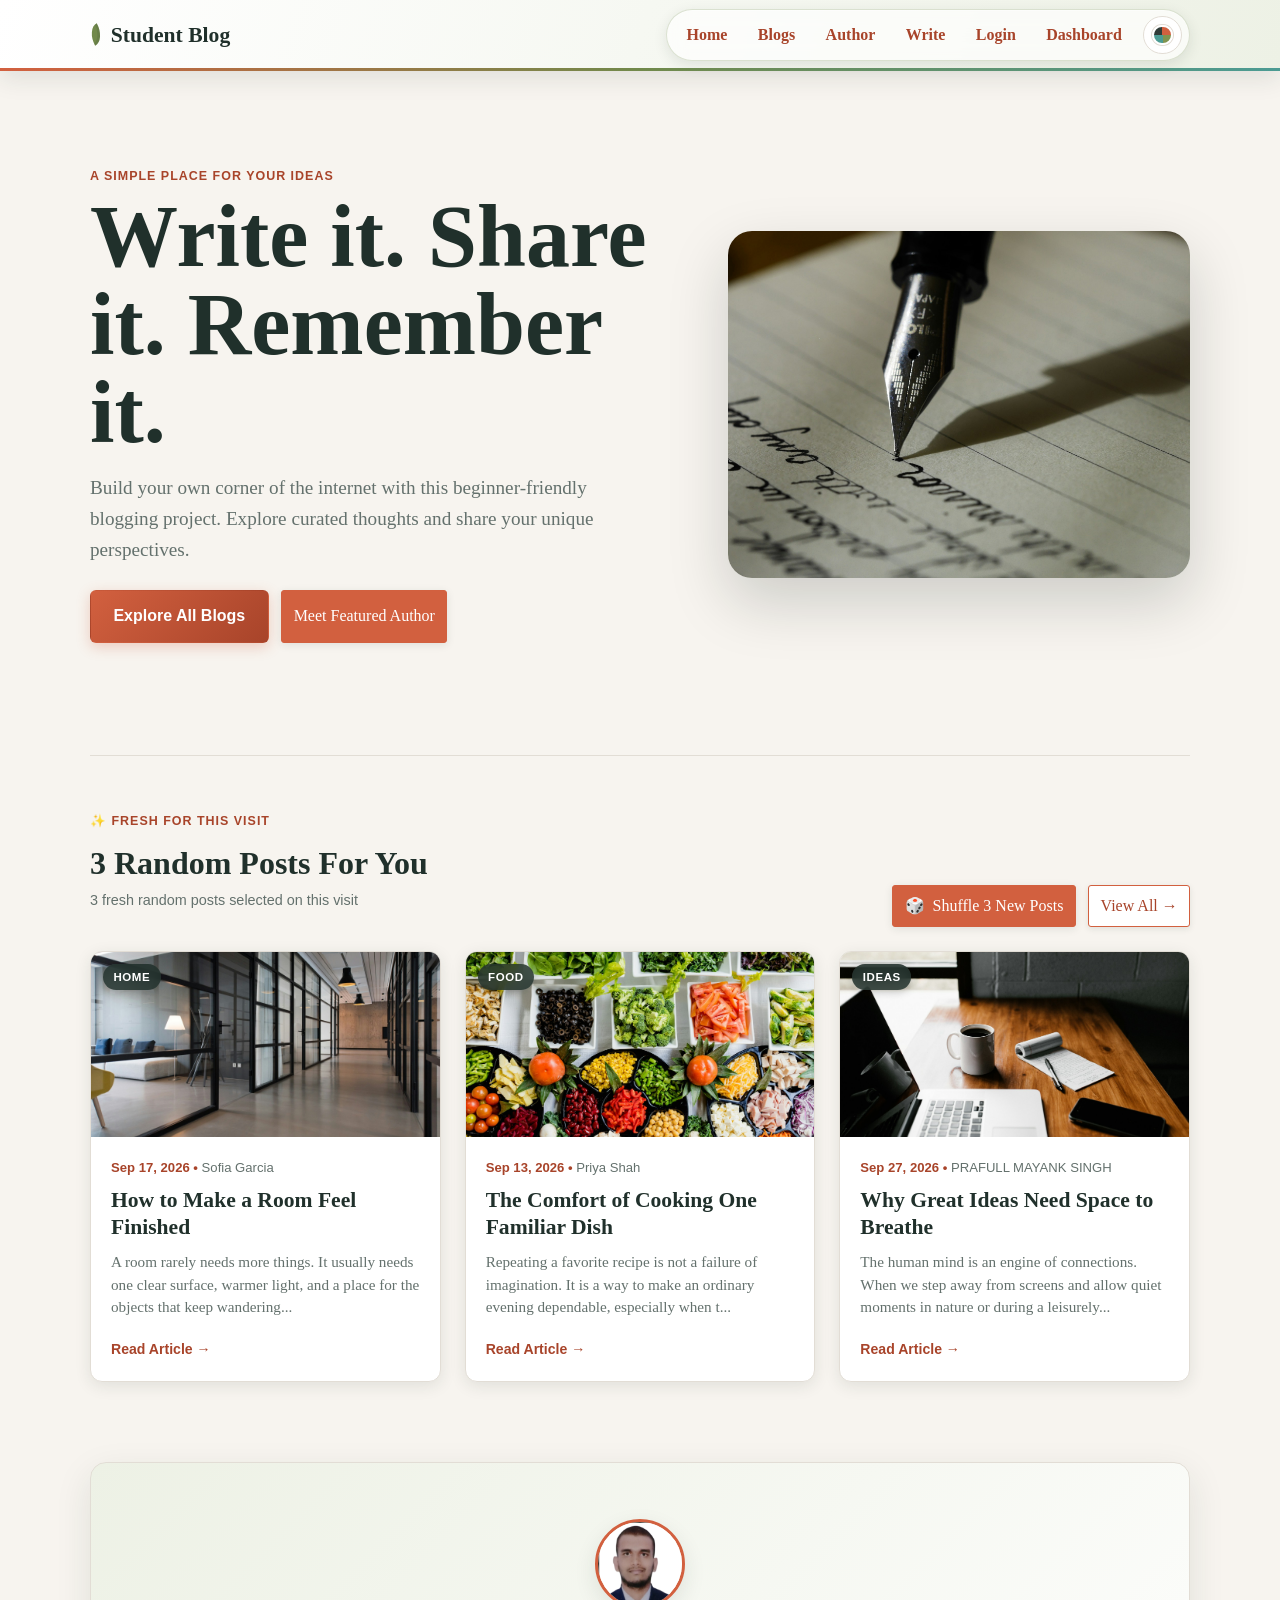
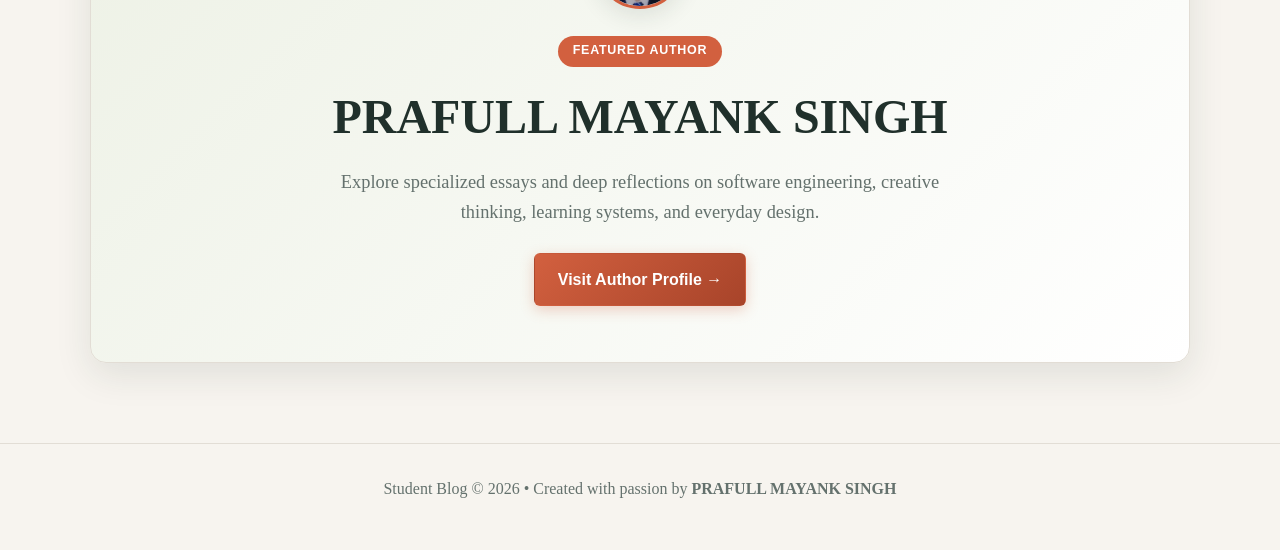
<file: public/index.html>
<!DOCTYPE html>
<html lang="en">

<head>
    <meta charset="UTF-8">
    <meta name="viewport" content="width=device-width, initial-scale=1.0">
    <title>Student Blog | Discover Ideas & Articles</title>
    <link rel="stylesheet" href="css/style.css?v=3">
    <script type="module" src="js/theme.js?v=3" defer></script>
    <script type="module" src="js/home.js?v=3" defer></script>
</head>

<body>
    <header class="site-header">
        <nav class="navigation container" aria-label="Main navigation">
            <a class="logo" href="index.html">Student Blog</a>
            <div class="nav-actions">
                <a class="nav-link active" href="index.html">Home</a>
                <a class="nav-link" href="blogs.html">Blogs</a>
                <a class="nav-link" href="author.html">Author</a>
                <a class="nav-link" href="add-blog.html">Write</a>
                <a class="nav-link" href="login.html">Login</a>
                <a class="nav-link" href="dashboard.html">Dashboard</a>
                <div class="theme-picker">
                    <button id="theme-toggle" class="theme-button" type="button" aria-label="Choose colour theme"
                        title="Choose colour theme" aria-haspopup="true" aria-expanded="false"
                        aria-controls="theme-options">
                        <span class="theme-wheel" aria-hidden="true"></span>
                    </button>
                    <div id="theme-options" class="theme-options" role="group" aria-label="Colour themes" hidden>
                        <p class="theme-options-label">Colour theme</p>
                        <button class="theme-choice" type="button" data-theme-choice="paper" aria-label="Paper theme"
                            aria-pressed="false"><span class="theme-swatch swatch-paper"
                                aria-hidden="true"></span>Paper</button>
                        <button class="theme-choice" type="button" data-theme-choice="grove" aria-label="Grove theme"
                            aria-pressed="false"><span class="theme-swatch swatch-grove"
                                aria-hidden="true"></span>Grove</button>
                        <button class="theme-choice" type="button" data-theme-choice="tide" aria-label="Tide theme"
                            aria-pressed="false"><span class="theme-swatch swatch-tide"
                                aria-hidden="true"></span>Tide</button>
                        <button class="theme-choice" type="button" data-theme-choice="night" aria-label="Night theme"
                            aria-pressed="false"><span class="theme-swatch swatch-night"
                                aria-hidden="true"></span>Night</button>
                    </div>
                </div>
            </div>
        </nav>
    </header>

    <main>
        <!-- Hero Section -->
        <section class="hero container">
            <div class="hero-layout">
                <div class="hero-copy">
                    <p class="eyebrow">A simple place for your ideas</p>
                    <h1>Write it. Share it. Remember it.</h1>
                    <p class="hero-text">Build your own corner of the internet with this beginner-friendly blogging
                        project. Explore curated thoughts and share your unique perspectives.</p>
                    <div class="hero-buttons">
                        <a class="primary-button" href="blogs.html">Explore All Blogs</a>
                        <a class="secondary-button" href="author.html">Meet Featured Author</a>
                    </div>
                </div>
                <div class="hero-visual">
                    <img src="images/creativity.jpg"
                        alt="Hands writing in a notebook" />
                </div>
            </div>
        </section>

        <!-- 3 Random Posts Section -->
        <section class="featured-random-section container" id="random-picks" aria-labelledby="random-picks-title">
            <div class="section-heading">
                <div>
                    <p class="eyebrow">✨ Fresh For This Visit</p>
                    <h2 id="random-picks-title">3 Random Posts For You</h2>
                    <p id="random-status-message" class="message" role="status">Shuffled every time you open or refresh the page</p>
                </div>
                <div class="random-section-actions">
                    <button id="shuffle-posts-btn" class="secondary-button shuffle-button" type="button" title="Shuffle another 3 random posts">
                        <span class="shuffle-icon" aria-hidden="true">🎲</span> Shuffle 3 New Posts
                    </button>
                    <a class="small-button" href="blogs.html">View All &rarr;</a>
                </div>
            </div>
            <div id="random-posts-grid" class="posts-grid" aria-live="polite">
                <!-- 3 random posts are injected dynamically on every page load and refresh -->
            </div>
        </section>

        <!-- Author Spotlight Banner -->
        <section class="author-spotlight-banner container">
            <div class="spotlight-card">
                <div class="spotlight-avatar-wrap">
                    <img class="spotlight-avatar" src="images/author-prafull.jpg" alt="PRAFULL MAYANK SINGH" />
                </div>
                <div class="spotlight-content">
                    <div class="spotlight-badge">Featured Author</div>
                    <h2>PRAFULL MAYANK SINGH</h2>
                    <p>Explore specialized essays and deep reflections on software engineering, creative thinking, learning systems, and everyday design.</p>
                    <a class="primary-button" href="author.html">Visit Author Profile &rarr;</a>
                </div>
            </div>
        </section>
    </main>

    <footer class="site-footer">
        <p>Student Blog &copy; 2026 &bull; Created with passion by <strong>PRAFULL MAYANK SINGH</strong></p>
    </footer>
</body>

</html>
</file>
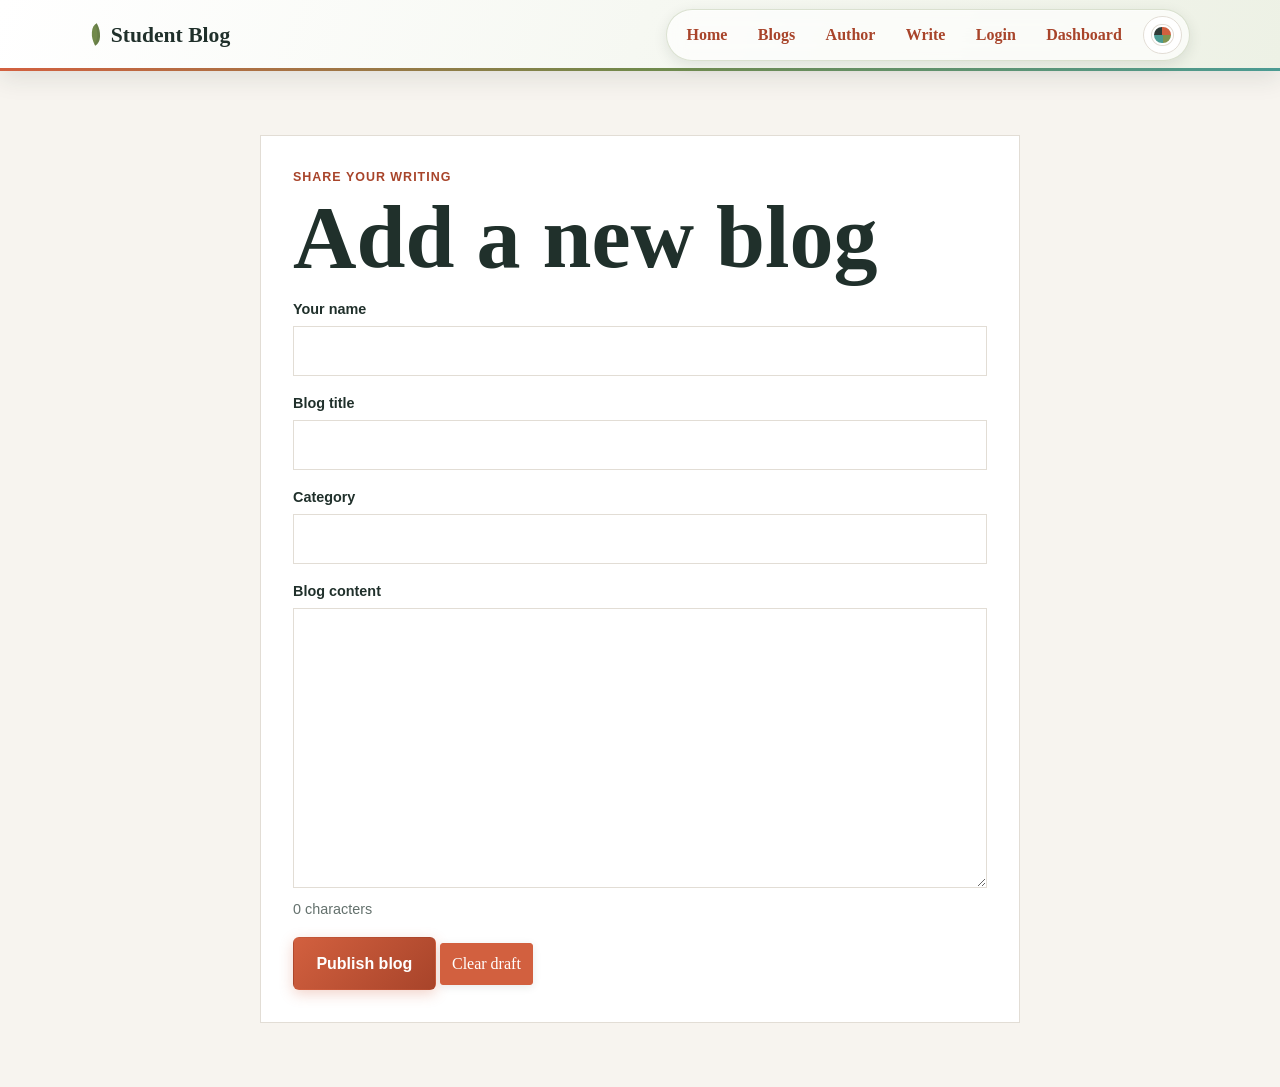
<file: public/add-blog.html>
<!DOCTYPE html>
<html lang="en">

<head>
    <meta charset="UTF-8">
    <meta name="viewport" content="width=device-width, initial-scale=1.0">
    <title>Add Blog | Student Blog</title>
    <link rel="stylesheet" href="css/style.css?v=3">
    <script type="module" src="js/theme.js?v=2" defer></script>
    <script type="module" src="js/add-blog.js" defer></script>
</head>

<body>
    <header class="site-header">
        <nav class="navigation container" aria-label="Main navigation">
            <a class="logo" href="index.html">Student Blog</a>
            <div class="nav-actions">
                <a class="nav-link" href="index.html">Home</a>
                <a class="nav-link" href="blogs.html">Blogs</a>
                <a class="nav-link" href="author.html">Author</a>
                <a class="nav-link active" href="add-blog.html">Write</a>
                <a class="nav-link" href="login.html">Login</a>
                <a class="nav-link" href="dashboard.html">Dashboard</a>
                <div class="theme-picker">
                    <button id="theme-toggle" class="theme-button" type="button" aria-label="Choose colour theme"
                        title="Choose colour theme" aria-haspopup="true" aria-expanded="false"
                        aria-controls="theme-options">
                        <span class="theme-wheel" aria-hidden="true"></span>
                    </button>
                    <div id="theme-options" class="theme-options" role="group" aria-label="Colour themes" hidden>
                        <p class="theme-options-label">Colour theme</p>
                        <button class="theme-choice" type="button" data-theme-choice="paper" aria-label="Paper theme"
                            aria-pressed="false"><span class="theme-swatch swatch-paper"
                                aria-hidden="true"></span>Paper</button>
                        <button class="theme-choice" type="button" data-theme-choice="grove" aria-label="Grove theme"
                            aria-pressed="false"><span class="theme-swatch swatch-grove"
                                aria-hidden="true"></span>Grove</button>
                        <button class="theme-choice" type="button" data-theme-choice="tide" aria-label="Tide theme"
                            aria-pressed="false"><span class="theme-swatch swatch-tide"
                                aria-hidden="true"></span>Tide</button>
                        <button class="theme-choice" type="button" data-theme-choice="night" aria-label="Night theme"
                            aria-pressed="false"><span class="theme-swatch swatch-night"
                                aria-hidden="true"></span>Night</button>
                    </div>
                </div>
            </div>
        </nav>
    </header>

    <main class="form-page container">
        <section class="form-panel wide-panel">
            <p class="eyebrow">Share your writing</p>
            <h1 id="editor-title">Add a new blog</h1>
            <p id="editor-message" class="message" role="status"></p>
            <form id="post-form">
                <div class="form-group">
                    <label for="post-author">Your name</label>
                    <input id="post-author" name="author" required>
                </div>
                <div class="form-group">
                    <label for="post-title">Blog title</label>
                    <input id="post-title" name="title" required>
                </div>
                <div class="form-group">
                    <label for="post-category">Category</label>
                    <input id="post-category" name="category" required>
                </div>
                <div class="form-group">
                    <label for="post-content">Blog content</label>
                    <textarea id="post-content" name="content" rows="10" required></textarea>
                    <small id="character-count" class="message">0 characters</small>
                </div>
                <button id="save-post" class="primary-button" type="submit">Publish blog</button>
                <button id="clear-draft" class="secondary-button" type="button">Clear draft</button>
            </form>
        </section>
    </main>
</body>

</html>
</file>
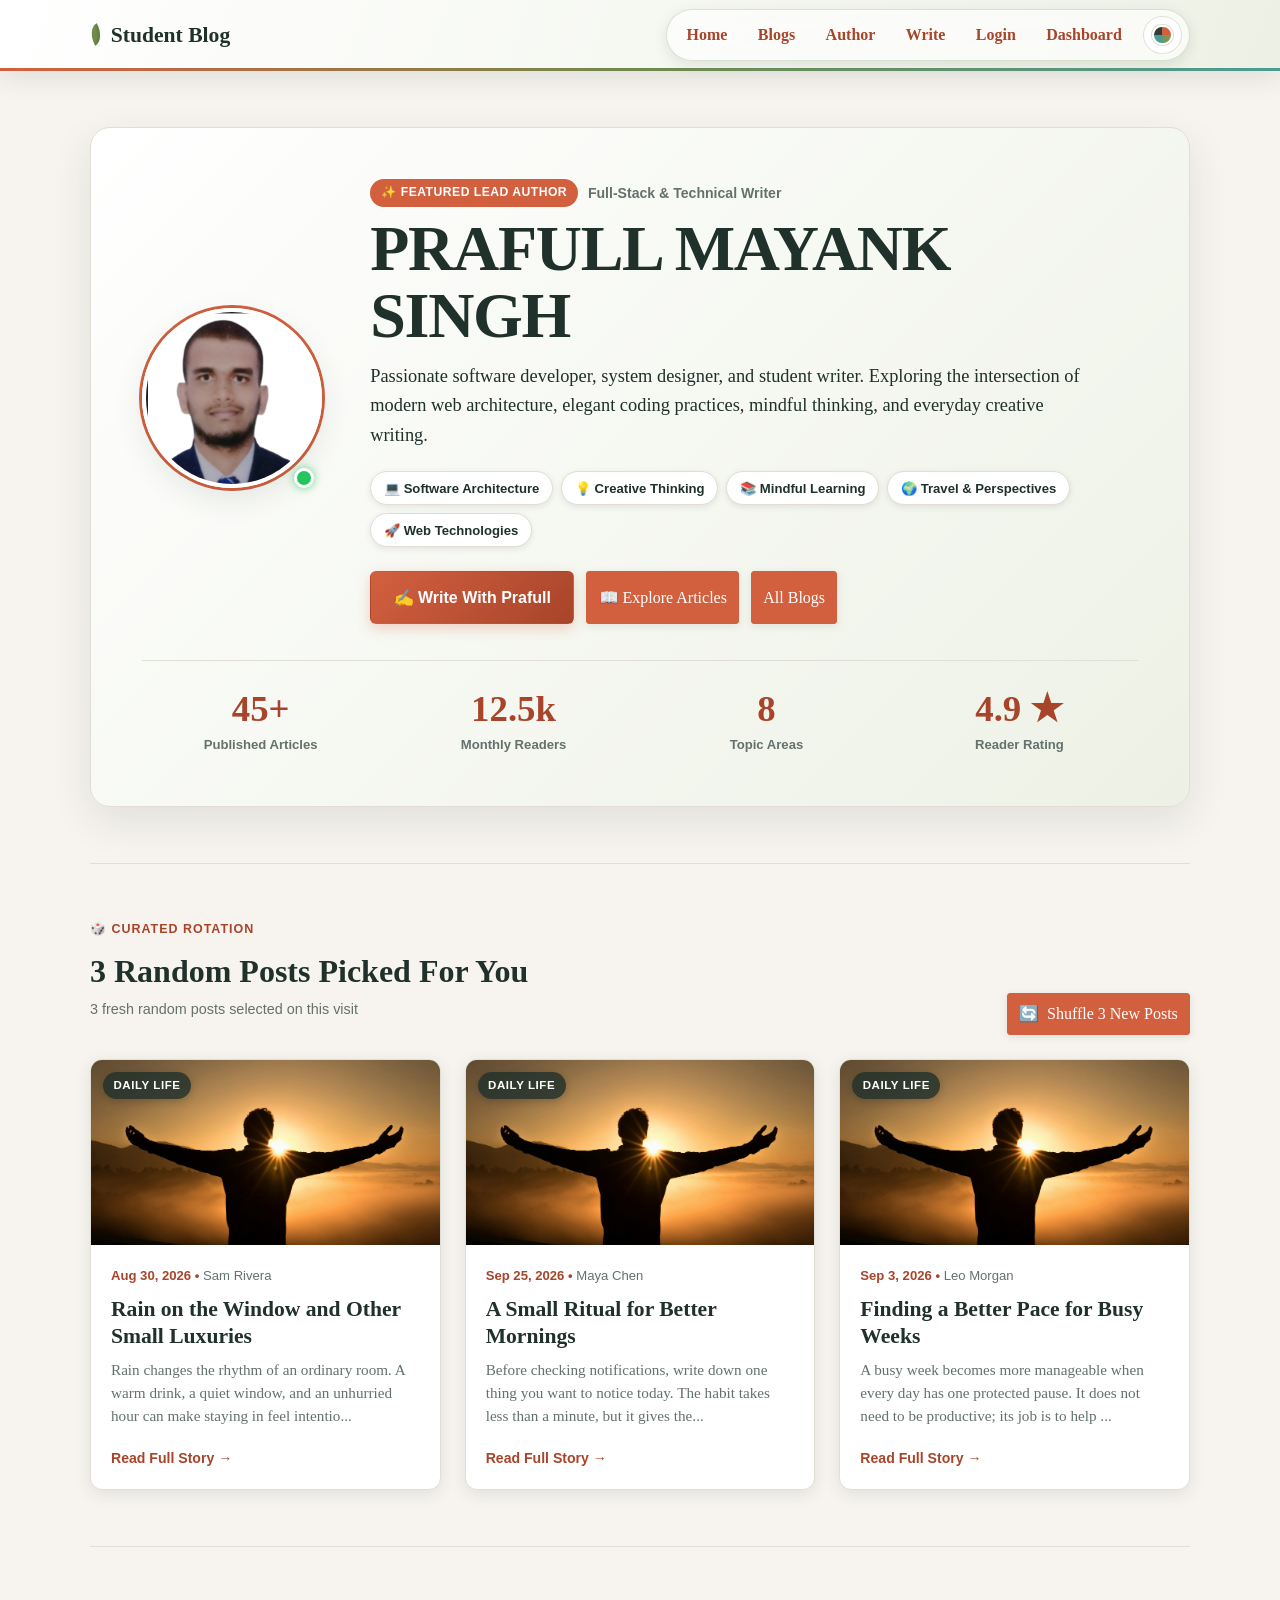
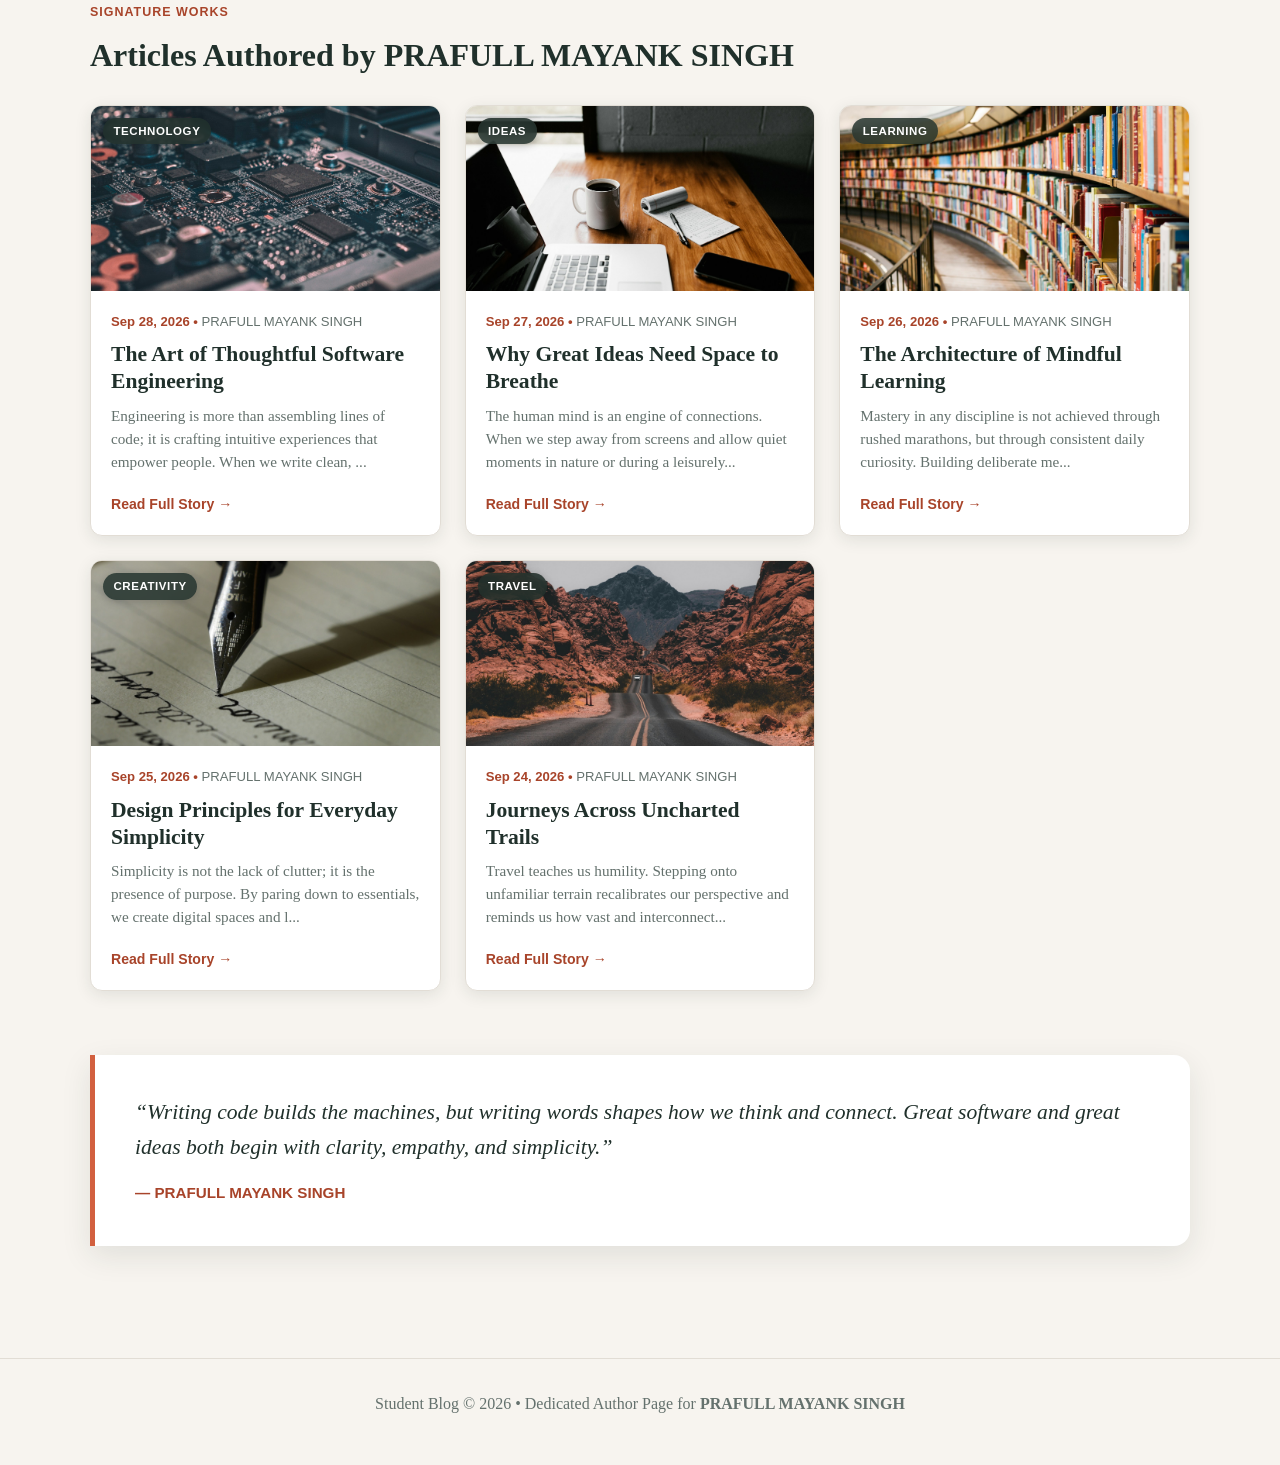
<file: public/author.html>
<!DOCTYPE html>
<html lang="en">

<head>
    <meta charset="UTF-8">
    <meta name="viewport" content="width=device-width, initial-scale=1.0">
    <title>PRAFULL MAYANK SINGH | Author & Innovator | Student Blog</title>
    <link rel="stylesheet" href="css/style.css?v=3">
    <script type="module" src="js/theme.js?v=3" defer></script>
    <script type="module" src="js/author.js?v=3" defer></script>
</head>

<body>
    <header class="site-header">
        <nav class="navigation container" aria-label="Main navigation">
            <a class="logo" href="index.html">Student Blog</a>
            <div class="nav-actions">
                <a class="nav-link" href="index.html">Home</a>
                <a class="nav-link" href="blogs.html">Blogs</a>
                <a class="nav-link active" href="author.html">Author</a>
                <a class="nav-link" href="add-blog.html">Write</a>
                <a class="nav-link" href="login.html">Login</a>
                <a class="nav-link" href="dashboard.html">Dashboard</a>
                <div class="theme-picker">
                    <button id="theme-toggle" class="theme-button" type="button" aria-label="Choose colour theme"
                        title="Choose colour theme" aria-haspopup="true" aria-expanded="false"
                        aria-controls="theme-options">
                        <span class="theme-wheel" aria-hidden="true"></span>
                    </button>
                    <div id="theme-options" class="theme-options" role="group" aria-label="Colour themes" hidden>
                        <p class="theme-options-label">Colour theme</p>
                        <button class="theme-choice" type="button" data-theme-choice="paper" aria-label="Paper theme"
                            aria-pressed="false"><span class="theme-swatch swatch-paper"
                                aria-hidden="true"></span>Paper</button>
                        <button class="theme-choice" type="button" data-theme-choice="grove" aria-label="Grove theme"
                            aria-pressed="false"><span class="theme-swatch swatch-grove"
                                aria-hidden="true"></span>Grove</button>
                        <button class="theme-choice" type="button" data-theme-choice="tide" aria-label="Tide theme"
                            aria-pressed="false"><span class="theme-swatch swatch-tide"
                                aria-hidden="true"></span>Tide</button>
                        <button class="theme-choice" type="button" data-theme-choice="night" aria-label="Night theme"
                            aria-pressed="false"><span class="theme-swatch swatch-night"
                                aria-hidden="true"></span>Night</button>
                    </div>
                </div>
            </div>
        </nav>
    </header>

    <main class="container author-page">
        <!-- Author Profile Header -->
        <section class="author-hero-card">
            <div class="author-hero-main">
                <div class="author-avatar-wrap">
                    <img class="author-avatar" src="images/author-prafull.jpg" alt="PRAFULL MAYANK SINGH" />
                    <span class="status-indicator" title="Active Author"></span>
                </div>
                <div class="author-hero-info">
                    <div class="author-tags-row">
                        <span class="author-badge">✨ Featured Lead Author</span>
                        <span class="author-badge-sub">Full-Stack &amp; Technical Writer</span>
                    </div>
                    <h1 class="author-name-title">PRAFULL MAYANK SINGH</h1>
                    <p class="author-bio">
                        Passionate software developer, system designer, and student writer. Exploring the intersection of modern web architecture, elegant coding practices, mindful thinking, and everyday creative writing.
                    </p>
                    
                    <div class="author-topic-chips">
                        <span class="topic-chip">💻 Software Architecture</span>
                        <span class="topic-chip">💡 Creative Thinking</span>
                        <span class="topic-chip">📚 Mindful Learning</span>
                        <span class="topic-chip">🌍 Travel &amp; Perspectives</span>
                        <span class="topic-chip">🚀 Web Technologies</span>
                    </div>

                    <div class="author-actions">
                        <a class="primary-button" href="add-blog.html">✍️ Write With Prafull</a>
                        <a class="secondary-button" href="#author-works">📖 Explore Articles</a>
                        <a class="secondary-button" href="blogs.html">All Blogs</a>
                    </div>
                </div>
            </div>

            <!-- Author Metrics -->
            <div class="author-stats-bar">
                <div class="stat-item">
                    <span class="stat-number">45+</span>
                    <span class="stat-label">Published Articles</span>
                </div>
                <div class="stat-divider"></div>
                <div class="stat-item">
                    <span class="stat-number">12.5k</span>
                    <span class="stat-label">Monthly Readers</span>
                </div>
                <div class="stat-divider"></div>
                <div class="stat-item">
                    <span class="stat-number">8</span>
                    <span class="stat-label">Topic Areas</span>
                </div>
                <div class="stat-divider"></div>
                <div class="stat-item">
                    <span class="stat-number">4.9 ★</span>
                    <span class="stat-label">Reader Rating</span>
                </div>
            </div>
        </section>

        <!-- Dynamic 3 Random Posts Section -->
        <section class="author-posts-section" aria-labelledby="author-posts-title">
            <div class="section-heading">
                <div>
                    <p class="eyebrow">🎲 Curated Rotation</p>
                    <h2 id="author-posts-title">3 Random Posts Picked For You</h2>
                    <p id="author-message" class="message" role="status">3 fresh random posts selected for this visit</p>
                </div>
                <div class="author-shuffle-control">
                    <button id="author-shuffle-btn" class="secondary-button shuffle-button" type="button" title="Shuffle another 3 random posts">
                        <span class="shuffle-icon" aria-hidden="true">🔄</span> Shuffle 3 New Posts
                    </button>
                </div>
            </div>
            <div id="author-posts-grid" class="posts-grid" aria-live="polite">
                <!-- 3 random posts loaded on every visit/refresh -->
            </div>
        </section>

        <!-- Articles Written By Prafull Mayank Singh -->
        <section class="author-works-section" id="author-works">
            <div class="section-heading">
                <div>
                    <p class="eyebrow">Signature Works</p>
                    <h2>Articles Authored by PRAFULL MAYANK SINGH</h2>
                </div>
            </div>
            <div id="prafull-articles-grid" class="posts-grid">
                <!-- Injected via author.js -->
            </div>
        </section>

        <!-- Author Quote Block -->
        <section class="author-quote-card">
            <blockquote>
                &ldquo;Writing code builds the machines, but writing words shapes how we think and connect. Great software and great ideas both begin with clarity, empathy, and simplicity.&rdquo;
            </blockquote>
            <cite>&mdash; PRAFULL MAYANK SINGH</cite>
        </section>
    </main>

    <footer class="site-footer">
        <p>Student Blog &copy; 2026 &bull; Dedicated Author Page for <strong>PRAFULL MAYANK SINGH</strong></p>
    </footer>
</body>

</html>
</file>
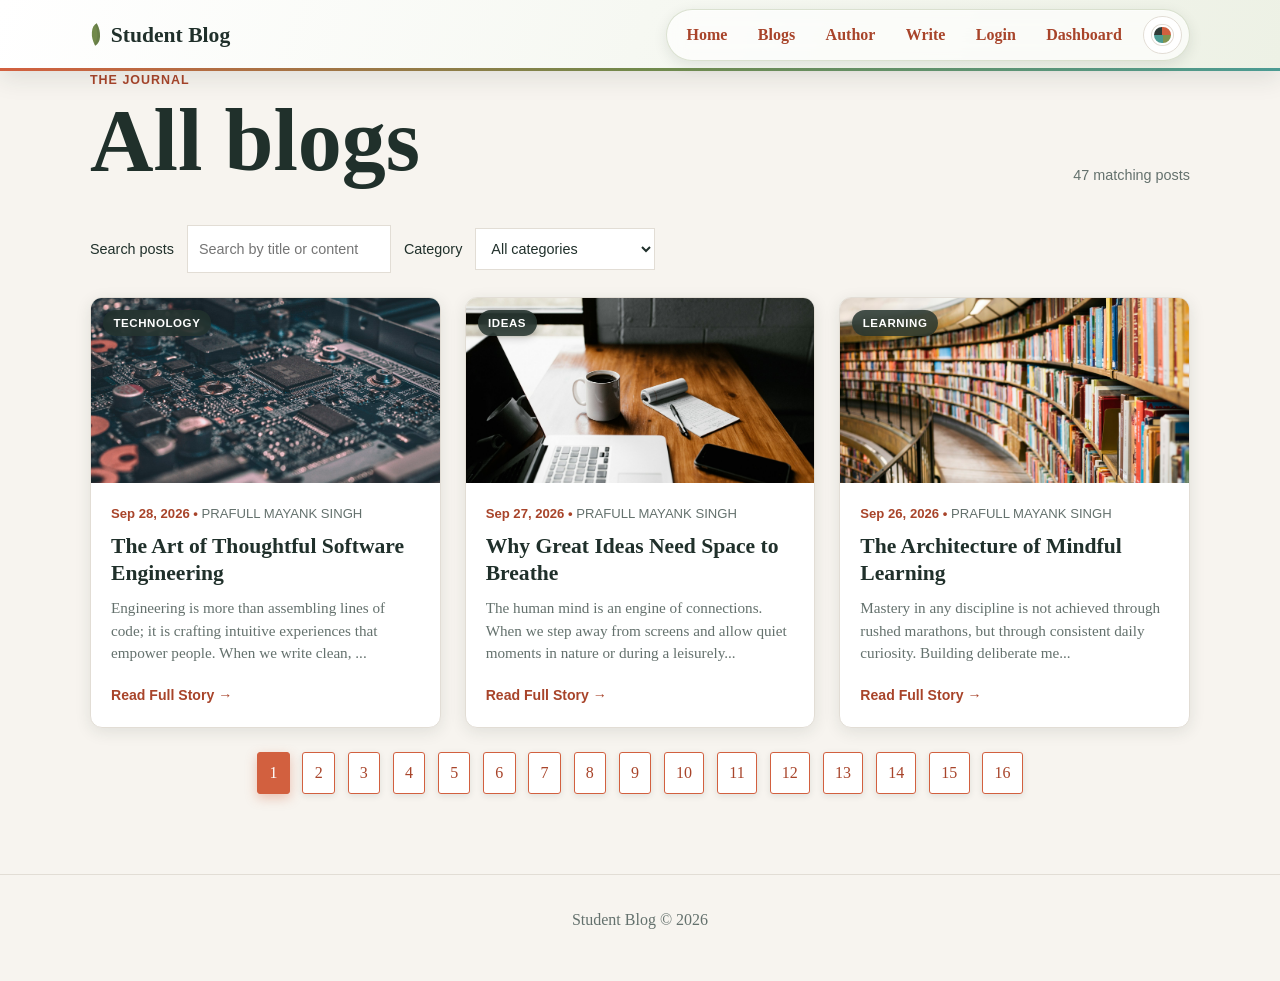
<file: public/blogs.html>
<!DOCTYPE html>
<html lang="en">

<head>
    <meta charset="UTF-8">
    <meta name="viewport" content="width=device-width, initial-scale=1.0">
    <title>Blogs | Student Blog</title>
    <link rel="stylesheet" href="css/style.css?v=3">
    <script type="module" src="js/theme.js?v=3" defer></script>
    <script type="module" src="js/app.js?v=5" defer></script>
</head>

<body>
    <header class="site-header">
        <nav class="navigation container" aria-label="Main navigation">
            <a class="logo" href="index.html">Student Blog</a>
            <div class="nav-actions">
                <a class="nav-link" href="index.html">Home</a>
                <a class="nav-link" href="blogs.html">Blogs</a>
                <a class="nav-link" href="author.html">Author</a>
                <a class="nav-link" href="add-blog.html">Write</a>
                <a class="nav-link" href="login.html">Login</a>
                <a class="nav-link" href="dashboard.html">Dashboard</a>
                <div class="theme-picker">
                    <button id="theme-toggle" class="theme-button" type="button" aria-label="Choose colour theme"
                        title="Choose colour theme" aria-haspopup="true" aria-expanded="false"
                        aria-controls="theme-options">
                        <span class="theme-wheel" aria-hidden="true"></span>
                    </button>
                    <div id="theme-options" class="theme-options" role="group" aria-label="Colour themes" hidden>
                        <p class="theme-options-label">Colour theme</p>
                        <button class="theme-choice" type="button" data-theme-choice="paper" aria-label="Paper theme"
                            aria-pressed="false"><span class="theme-swatch swatch-paper"
                                aria-hidden="true"></span>Paper</button>
                        <button class="theme-choice" type="button" data-theme-choice="grove" aria-label="Grove theme"
                            aria-pressed="false"><span class="theme-swatch swatch-grove"
                                aria-hidden="true"></span>Grove</button>
                        <button class="theme-choice" type="button" data-theme-choice="tide" aria-label="Tide theme"
                            aria-pressed="false"><span class="theme-swatch swatch-tide"
                                aria-hidden="true"></span>Tide</button>
                        <button class="theme-choice" type="button" data-theme-choice="night" aria-label="Night theme"
                            aria-pressed="false"><span class="theme-swatch swatch-night"
                                aria-hidden="true"></span>Night</button>
                    </div>
                </div>
            </div>
        </nav>
    </header>

    <main>
        <section class="posts-section container" id="posts">
            <div class="section-heading">
                <div>
                    <p class="eyebrow">The journal</p>
                    <h1>All blogs</h1>
                </div>
                <p id="message" class="message" role="status"></p>
            </div>
            <div class="post-tools">
                <label for="search-posts">Search posts</label>
                <input id="search-posts" type="search" placeholder="Search by title or content">
                <label for="category-filter">Category</label>
                <select id="category-filter">
                    <option value="all">All categories</option>
                </select>
            </div>
            <div id="posts-grid" class="posts-grid" aria-live="polite"></div>
            <div id="pagination" class="pagination" aria-label="Post pages"></div>
        </section>
    </main>

    <footer class="site-footer">
        <p>Student Blog &copy; 2026</p>
    </footer>
</body>

</html>
</file>
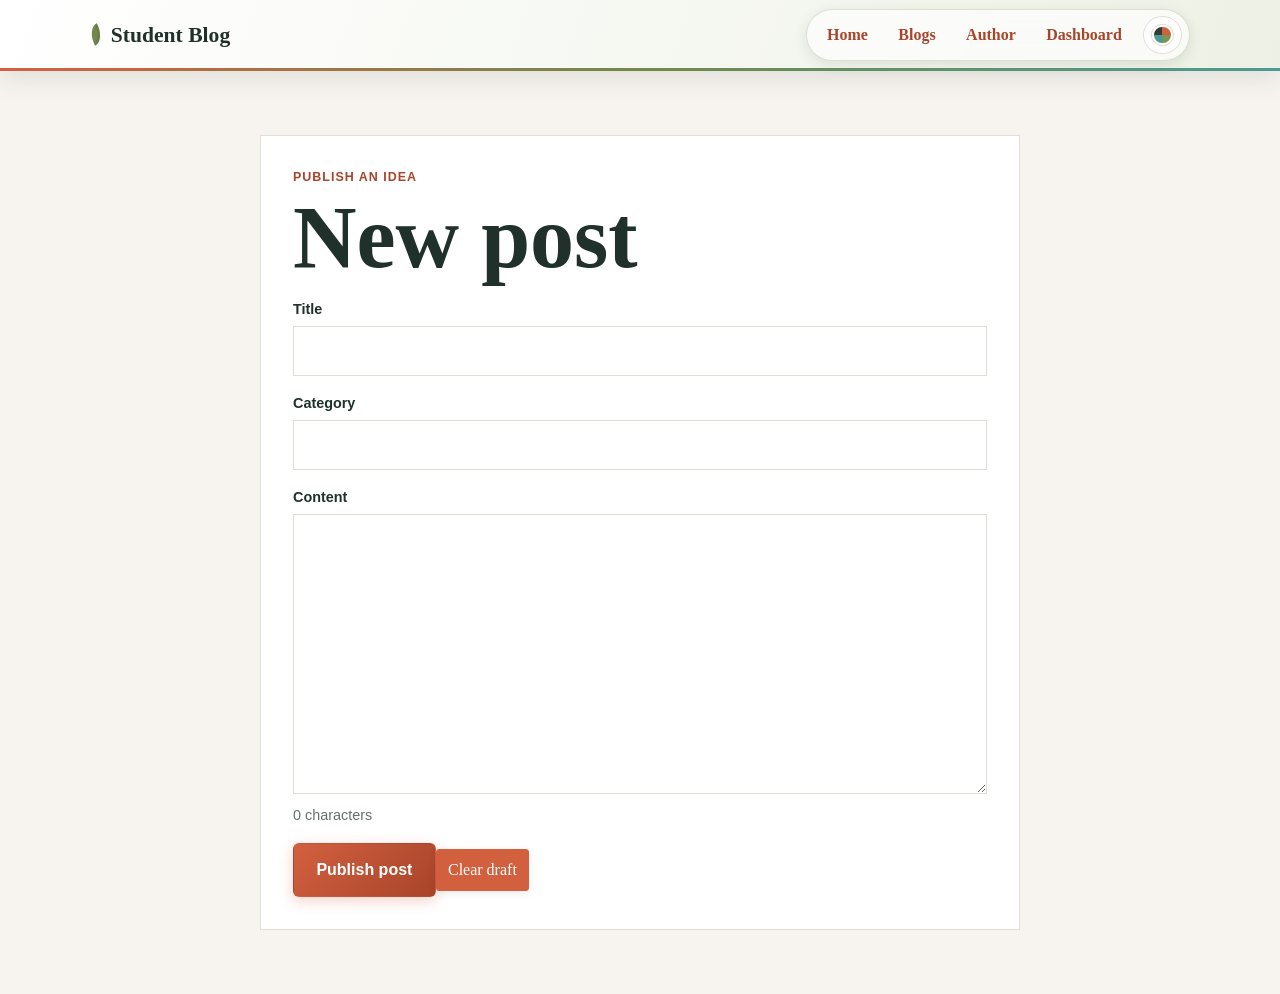
<file: public/editor.html>
<!DOCTYPE html>
<html lang="en">

<head>
    <meta charset="UTF-8">
    <meta name="viewport" content="width=device-width, initial-scale=1.0">
    <title>Write Post | Student Blog</title>
    <link rel="stylesheet" href="css/style.css?v=3">
    <script type="module" src="js/theme.js?v=2" defer></script>
    <script type="module" src="js/editor.js" defer></script>
</head>

<body>
    <header class="site-header">
        <nav class="navigation container"><a class="logo" href="index.html">Student Blog</a>
            <div class="nav-actions">
                <a class="nav-link" href="index.html">Home</a>
                <a class="nav-link" href="blogs.html">Blogs</a>
                <a class="nav-link" href="author.html">Author</a>
                <a class="nav-link" href="dashboard.html">Dashboard</a>
                <div class="theme-picker">
                    <button id="theme-toggle" class="theme-button" type="button" aria-label="Choose colour theme"
                        title="Choose colour theme" aria-haspopup="true" aria-expanded="false"
                        aria-controls="theme-options">
                        <span class="theme-wheel" aria-hidden="true"></span>
                    </button>
                    <div id="theme-options" class="theme-options" role="group" aria-label="Colour themes" hidden>
                        <p class="theme-options-label">Colour theme</p>
                        <button class="theme-choice" type="button" data-theme-choice="paper" aria-label="Paper theme"
                            aria-pressed="false"><span class="theme-swatch swatch-paper"
                                aria-hidden="true"></span>Paper</button>
                        <button class="theme-choice" type="button" data-theme-choice="grove" aria-label="Grove theme"
                            aria-pressed="false"><span class="theme-swatch swatch-grove"
                                aria-hidden="true"></span>Grove</button>
                        <button class="theme-choice" type="button" data-theme-choice="tide" aria-label="Tide theme"
                            aria-pressed="false"><span class="theme-swatch swatch-tide"
                                aria-hidden="true"></span>Tide</button>
                        <button class="theme-choice" type="button" data-theme-choice="night" aria-label="Night theme"
                            aria-pressed="false"><span class="theme-swatch swatch-night"
                                aria-hidden="true"></span>Night</button>
                    </div>
                </div>
            </div>
        </nav>
    </header>
    <main class="form-page container">
        <section class="form-panel wide-panel">
            <p class="eyebrow">Publish an idea</p>
            <h1 id="editor-title">New post</h1>
            <p id="editor-message" class="message" role="status"></p>
            <form id="post-form">
                <div class="form-group"><label for="post-title">Title</label><input id="post-title" name="title"
                        required></div>
                <div class="form-group"><label for="post-category">Category</label><input id="post-category"
                        name="category" required></div>
                <div class="form-group"><label for="post-content">Content</label><textarea id="post-content"
                        name="content" rows="10" required></textarea><small id="character-count" class="message">0
                        characters</small></div>
                <button id="save-post" class="primary-button" type="submit">Publish post</button><button
                    id="clear-draft" class="secondary-button" type="button">Clear draft</button>
            </form>
        </section>
    </main>
</body>

</html>
</file>
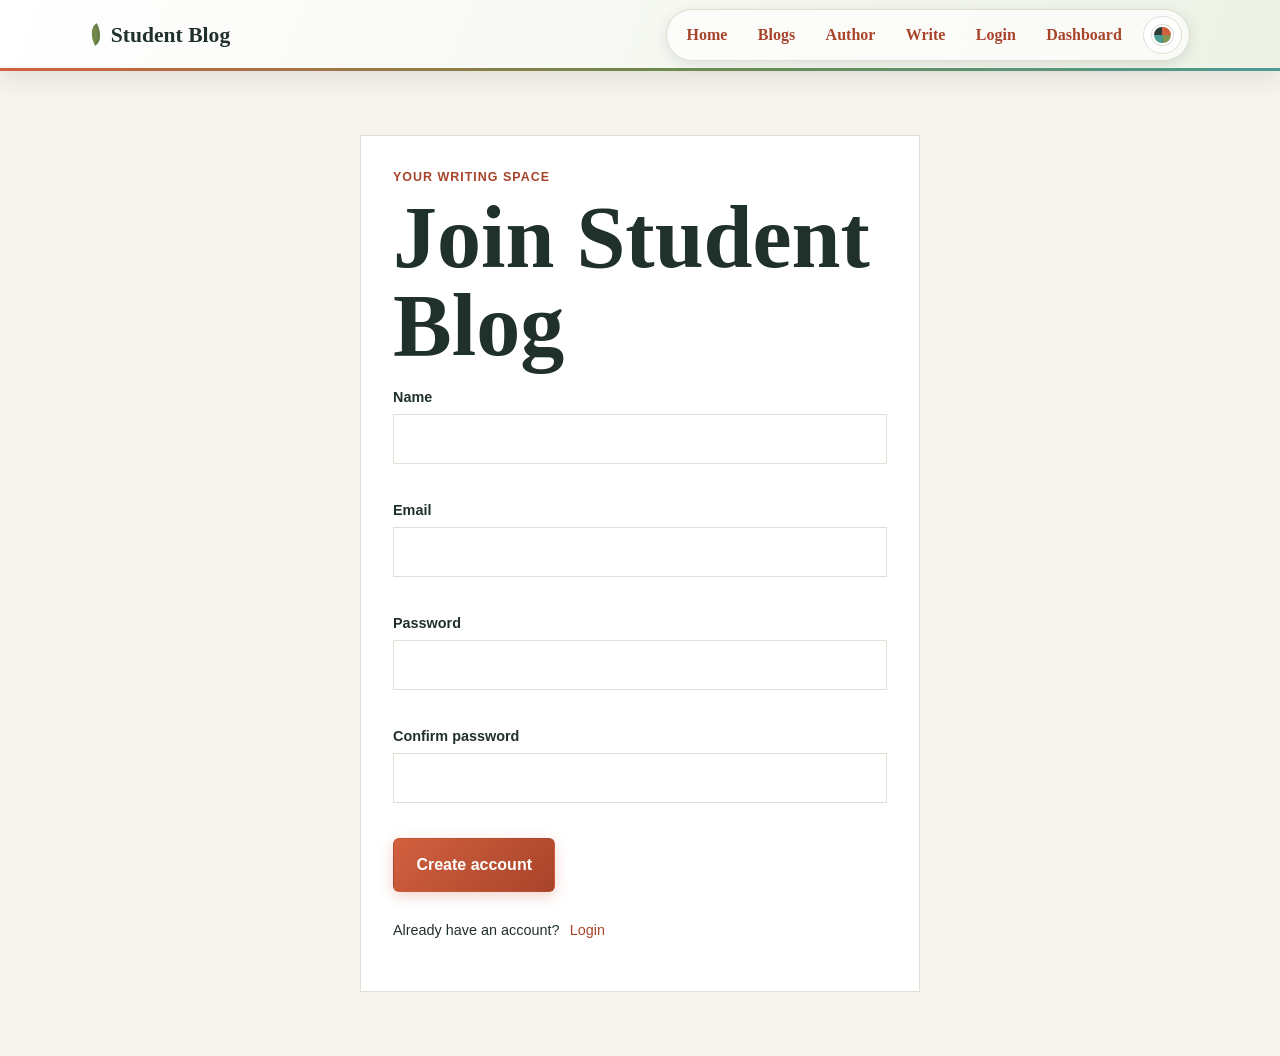
<file: public/login.html>
<!DOCTYPE html>
<html lang="en">

<head>
    <meta charset="UTF-8">
    <meta name="viewport" content="width=device-width, initial-scale=1.0">
    <title>Login | Student Blog</title>
    <link rel="stylesheet" href="css/style.css?v=3">
    <script type="module" src="js/theme.js?v=2" defer></script>
    <script type="module" src="js/auth.js" defer></script>
</head>

<body>
    <header class="site-header">
        <nav class="navigation container"><a class="logo" href="index.html">Student Blog</a>
            <div class="nav-actions">
                <a class="nav-link" href="index.html">Home</a>
                <a class="nav-link" href="blogs.html">Blogs</a>
                <a class="nav-link" href="author.html">Author</a>
                <a class="nav-link" href="add-blog.html">Write</a>
                <a class="nav-link active" href="login.html">Login</a>
                <a class="nav-link" href="dashboard.html">Dashboard</a>
                <div class="theme-picker">
                    <button id="theme-toggle" class="theme-button" type="button" aria-label="Choose colour theme"
                        title="Choose colour theme" aria-haspopup="true" aria-expanded="false"
                        aria-controls="theme-options">
                        <span class="theme-wheel" aria-hidden="true"></span>
                    </button>
                    <div id="theme-options" class="theme-options" role="group" aria-label="Colour themes" hidden>
                        <p class="theme-options-label">Colour theme</p>
                        <button class="theme-choice" type="button" data-theme-choice="paper" aria-label="Paper theme"
                            aria-pressed="false"><span class="theme-swatch swatch-paper"
                                aria-hidden="true"></span>Paper</button>
                        <button class="theme-choice" type="button" data-theme-choice="grove" aria-label="Grove theme"
                            aria-pressed="false"><span class="theme-swatch swatch-grove"
                                aria-hidden="true"></span>Grove</button>
                        <button class="theme-choice" type="button" data-theme-choice="tide" aria-label="Tide theme"
                            aria-pressed="false"><span class="theme-swatch swatch-tide"
                                aria-hidden="true"></span>Tide</button>
                        <button class="theme-choice" type="button" data-theme-choice="night" aria-label="Night theme"
                            aria-pressed="false"><span class="theme-swatch swatch-night"
                                aria-hidden="true"></span>Night</button>
                    </div>
                </div>
            </div>
        </nav>
    </header>
    <main class="form-page container">
        <section class="form-panel">
            <p class="eyebrow">Your writing space</p>
            <h1>Join Student Blog</h1>
            <p id="form-message" class="message" role="alert"></p>
            <form id="auth-form" novalidate>
                <div id="name-group" class="form-group"><label for="name">Name</label><input id="name" name="name"
                        type="text"><small class="error" data-error="name"></small></div>
                <div class="form-group"><label for="email">Email</label><input id="email" name="email"
                        type="email"><small class="error" data-error="email"></small></div>
                <div class="form-group"><label for="password">Password</label><input id="password" name="password"
                        type="password"><small class="error" data-error="password"></small></div>
                <div id="confirm-group" class="form-group"><label for="confirm-password">Confirm password</label><input
                        id="confirm-password" name="confirmPassword" type="password"><small class="error"
                        data-error="confirmPassword"></small></div>
                <button id="submit-button" class="primary-button" type="submit">Create account</button>
            </form>
            <p class="switch-text"><span id="mode-text">Already have an account?</span> <button id="mode-toggle"
                    class="text-button" type="button">Login</button></p>
        </section>
    </main>
</body>

</html>
</file>
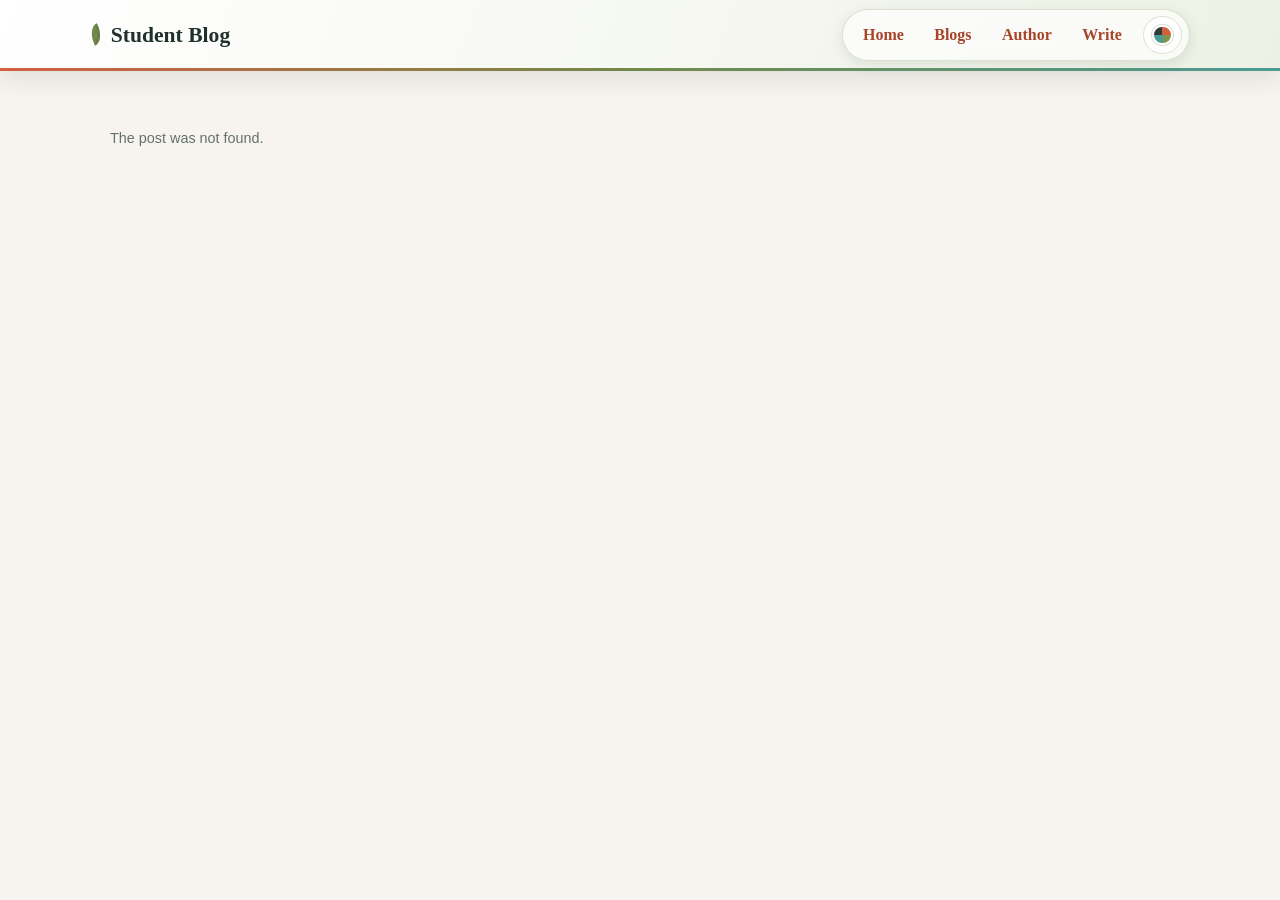
<file: public/post.html>
<!DOCTYPE html>
<html lang="en">

<head>
    <meta charset="UTF-8">
    <meta name="viewport" content="width=device-width, initial-scale=1.0">
    <title>Post | Student Blog</title>
    <link rel="stylesheet" href="css/style.css?v=3">
    <script type="module" src="js/theme.js?v=2" defer></script>
    <script type="module" src="js/post.js?v=3" defer></script>
</head>

<body>
    <header class="site-header">
        <nav class="navigation container"><a class="logo" href="index.html">Student Blog</a>
            <div class="nav-actions">
                <a class="nav-link" href="index.html">Home</a>
                <a class="nav-link" href="blogs.html">Blogs</a>
                <a class="nav-link" href="author.html">Author</a>
                <a class="nav-link" href="add-blog.html">Write</a>
                <div class="theme-picker">
                    <button id="theme-toggle" class="theme-button" type="button" aria-label="Choose colour theme"
                        title="Choose colour theme" aria-haspopup="true" aria-expanded="false"
                        aria-controls="theme-options">
                        <span class="theme-wheel" aria-hidden="true"></span>
                    </button>
                    <div id="theme-options" class="theme-options" role="group" aria-label="Colour themes" hidden>
                        <p class="theme-options-label">Colour theme</p>
                        <button class="theme-choice" type="button" data-theme-choice="paper" aria-label="Paper theme"
                            aria-pressed="false"><span class="theme-swatch swatch-paper"
                                aria-hidden="true"></span>Paper</button>
                        <button class="theme-choice" type="button" data-theme-choice="grove" aria-label="Grove theme"
                            aria-pressed="false"><span class="theme-swatch swatch-grove"
                                aria-hidden="true"></span>Grove</button>
                        <button class="theme-choice" type="button" data-theme-choice="tide" aria-label="Tide theme"
                            aria-pressed="false"><span class="theme-swatch swatch-tide"
                                aria-hidden="true"></span>Tide</button>
                        <button class="theme-choice" type="button" data-theme-choice="night" aria-label="Night theme"
                            aria-pressed="false"><span class="theme-swatch swatch-night"
                                aria-hidden="true"></span>Night</button>
                    </div>
                </div>
            </div>
        </nav>
    </header>
    <main class="container single-post">
        <p id="post-message" class="message" role="status"></p>
        <article id="post-content"></article>
    </main>
</body>

</html>
</file>
<file: public/css/style.css>
:root {
    --background: #f7f4ef;
    --surface: #ffffff;
    --text: #20302b;
    --muted: #64716d;
    --accent: #d2603f;
    --accent-dark: #a8442a;
    --border: #e2ddd5;
    --leaf: #71894b;
    --leaf-dark: #526936;
    --leaf-soft: #edf1e5;
    --nav-glass: rgba(255, 255, 255, 0.66);
    --nav-shadow: rgba(32, 48, 43, 0.1);
}

* {
    box-sizing: border-box;
}

body {
    margin: 0;
    background: var(--background);
    color: var(--text);
    font-family: Georgia, 'Times New Roman', serif;
    line-height: 1.6;
}

.container {
    width: min(1100px, calc(100% - 2rem));
    margin: 0 auto;
}

.site-header {
    position: relative;
    border-bottom: 1px solid var(--border);
    background: linear-gradient(110deg, var(--surface), var(--leaf-soft));
    box-shadow: 0 8px 24px var(--nav-shadow);
}

.site-header::after {
    position: absolute;
    right: 0;
    bottom: -1px;
    left: 0;
    height: 3px;
    background: linear-gradient(90deg, var(--accent), var(--leaf), #4c9b93);
    content: '';
}

.navigation {
    display: flex;
    align-items: center;
    justify-content: space-between;
    min-height: 70px;
}

.logo {
    display: inline-flex;
    align-items: center;
    gap: 0.55rem;
    color: var(--text);
    font-size: 1.35rem;
    font-weight: bold;
    text-decoration: none;
}

.logo::before {
    width: 0.75rem;
    height: 1.2rem;
    border-radius: 100% 0 100% 0;
    background: var(--leaf);
    box-shadow: inset -2px -2px 0 rgba(32, 48, 43, 0.12);
    content: '';
    transform: rotate(-28deg);
}

.nav-actions,
.post-tools,
.pagination {
    display: flex;
    align-items: center;
    gap: 0.8rem;
}

.navigation>.nav-actions {
    display: flex;
    flex-wrap: wrap;
    align-items: center;
    justify-content: end;
    padding: 0.35rem 0.45rem 0.35rem 0.7rem;
    border: 1px solid rgba(113, 137, 75, 0.24);
    border-radius: 999px;
    background: var(--nav-glass);
    box-shadow: inset 0 1px 0 rgba(255, 255, 255, 0.4), 0 4px 14px var(--nav-shadow);
    backdrop-filter: blur(10px);
}

.nav-link,
.post-card a {
    color: var(--accent-dark);
    font-weight: bold;
    text-decoration: none;
}

.navigation .nav-link {
    padding: 0.35rem 0.55rem;
    border-radius: 999px;
    transition: background-color 160ms ease, color 160ms ease;
}

.navigation .nav-link:hover,
.navigation .nav-link:focus-visible {
    background: var(--leaf-soft);
    color: var(--leaf-dark);
}

.theme-button,
.primary-button {
    border: 0;
    border-radius: 4px;
    cursor: pointer;
    font: inherit;
}

.theme-button {
    padding: 0.55rem 0.8rem;
    background: transparent;
    color: var(--accent-dark);
}

.theme-picker {
    position: relative;
}

.theme-picker>.theme-button {
    display: grid;
    width: 2.4rem;
    height: 2.4rem;
    padding: 0;
    place-items: center;
    border: 1px solid var(--border);
    border-radius: 50%;
    background: var(--surface);
}

.theme-picker>.theme-button:hover,
.theme-picker>.theme-button:focus-visible {
    border-color: var(--accent-dark);
}

.theme-wheel {
    width: 1.3rem;
    height: 1.3rem;
    border: 2px solid var(--surface);
    border-radius: 50%;
    background: conic-gradient(#d2603f 0 25%, #80944f 25% 50%, #4c9b93 50% 75%, #303c38 75%);
    box-shadow: 0 0 0 1px var(--border);
}

.theme-options {
    position: absolute;
    top: calc(100% + 0.55rem);
    right: 0;
    z-index: 5;
    display: grid;
    min-width: 11rem;
    gap: 0.2rem;
    padding: 0.6rem;
    border: 1px solid var(--border);
    border-radius: 6px;
    background: var(--surface);
    box-shadow: 0 8px 24px rgba(32, 48, 43, 0.16);
}

.theme-options[hidden] {
    display: none;
}

.theme-options-label {
    margin: 0 0 0.2rem;
    padding: 0.25rem 0.45rem;
    color: var(--muted);
    font-family: Arial, sans-serif;
    font-size: 0.76rem;
    font-weight: bold;
}

.theme-choice {
    display: flex;
    width: 100%;
    align-items: center;
    gap: 0.55rem;
    padding: 0.35rem 0.45rem;
    border: 1px solid transparent;
    border-radius: 4px;
    background: transparent;
    color: var(--text);
    cursor: pointer;
    font: inherit;
    text-align: left;
}

.theme-choice:hover,
.theme-choice:focus-visible,
.theme-choice[aria-pressed="true"] {
    border-color: var(--border);
    background: var(--background);
}

.theme-swatch {
    width: 1rem;
    height: 1rem;
    flex: 0 0 1rem;
    border: 1px solid rgba(32, 48, 43, 0.22);
    border-radius: 50%;
}

.swatch-paper {
    background: #d2603f;
}

.swatch-grove {
    background: #71894b;
}

.swatch-tide {
    background: #438b87;
}

.swatch-night {
    background: #303c38;
}

.hero {
    padding: 6rem 0 5rem;
}

.hero-layout {
    display: flex;
    align-items: center;
    gap: clamp(1.5rem, 3vw, 3rem);
}

.hero-copy {
    flex: 1 1 0;
}

.hero-visual {
    flex: 0 0 min(42%, 520px);
}

.hero-visual img {
    display: block;
    width: 100%;
    height: auto;
    border-radius: 1.5rem;
    box-shadow: 0 24px 60px rgba(18, 27, 23, 0.18);
    object-fit: cover;
}

.eyebrow {
    margin: 0 0 0.4rem;
    color: var(--accent-dark);
    font-family: Arial, sans-serif;
    font-size: 0.78rem;
    font-weight: bold;
    letter-spacing: 0.08em;
    text-transform: uppercase;
}

h1,
h2,
h3,
p {
    margin-top: 0;
}

h1 {
    max-width: 700px;
    margin-bottom: 1rem;
    font-size: clamp(2.6rem, 7vw, 5.5rem);
    line-height: 1;
}

.hero-text {
    max-width: 560px;
    color: var(--muted);
    font-size: 1.2rem;
}

.primary-button,
.page-button,
.small-button,
.secondary-button,
.theme-button,
.text-button,
.shuffle-button,
button[type="submit"] {
    position: relative;
    display: inline-flex;
    align-items: center;
    justify-content: center;
    gap: 0.5rem;
    cursor: pointer;
    font-family: Arial, sans-serif;
    font-weight: 600;
    text-decoration: none;
    border-radius: 6px;
    transition: transform 0.22s cubic-bezier(0.16, 1, 0.3, 1),
                background 0.22s cubic-bezier(0.16, 1, 0.3, 1),
                border-color 0.22s cubic-bezier(0.16, 1, 0.3, 1),
                color 0.22s cubic-bezier(0.16, 1, 0.3, 1),
                box-shadow 0.22s cubic-bezier(0.16, 1, 0.3, 1),
                filter 0.22s ease;
    outline: none;
}

.primary-button {
    display: inline-flex;
    padding: 0.8rem 1.4rem;
    background: linear-gradient(135deg, var(--accent), var(--accent-dark));
    color: #ffffff;
    border: 1px solid transparent;
    box-shadow: 0 4px 14px rgba(210, 96, 63, 0.28);
}

.primary-button:hover,
.primary-button:focus-visible {
    transform: translateY(-3px) scale(1.02);
    box-shadow: 0 10px 24px rgba(210, 96, 63, 0.45);
    filter: brightness(1.08);
}

.primary-button:active {
    transform: translateY(1px) scale(0.98);
    box-shadow: 0 2px 8px rgba(210, 96, 63, 0.3);
}

.secondary-button {
    display: inline-flex;
    padding: 0.8rem 1.3rem;
    background: var(--surface);
    color: var(--text);
    border: 1px solid var(--border);
    box-shadow: 0 2px 8px var(--nav-shadow);
}

.secondary-button:hover,
.secondary-button:focus-visible {
    transform: translateY(-3px) scale(1.02);
    background: var(--surface);
    border-color: var(--accent);
    color: var(--accent-dark);
    box-shadow: 0 8px 22px var(--nav-shadow);
}

.secondary-button:active {
    transform: translateY(1px) scale(0.98);
}

.page-button,
.small-button {
    padding: 0.5rem 0.9rem;
    background: var(--surface);
    color: var(--accent-dark);
    border: 1px solid var(--border);
    box-shadow: 0 2px 6px var(--nav-shadow);
}

.page-button:hover,
.small-button:hover,
.page-button:focus-visible,
.small-button:focus-visible {
    transform: translateY(-2px) scale(1.03);
    border-color: var(--leaf);
    background: var(--leaf-soft);
    color: var(--leaf-dark);
    box-shadow: 0 6px 16px var(--nav-shadow);
}

.page-button:active,
.small-button:active {
    transform: translateY(1px) scale(0.97);
}

.page-button.active {
    background: var(--accent);
    color: #ffffff;
    border-color: var(--accent);
    box-shadow: 0 4px 12px rgba(210, 96, 63, 0.35);
}

.delete-button:hover,
.delete-button:focus-visible {
    background: #d93838 !important;
    border-color: #b52d2d !important;
    color: #ffffff !important;
    box-shadow: 0 6px 18px rgba(217, 56, 56, 0.4) !important;
    transform: translateY(-2px) scale(1.03);
}

.text-button {
    border: 0;
    background: transparent;
    color: var(--accent-dark);
    padding: 0.2rem 0.4rem;
    font-weight: 700;
}

.text-button:hover,
.text-button:focus-visible {
    color: var(--accent);
    transform: translateY(-1px);
    text-decoration: underline;
}

.shuffle-button {
    padding: 0.55rem 1.1rem;
    font-size: 0.92rem;
    border: 1.5px solid var(--accent);
    background: var(--surface);
    color: var(--accent-dark);
    box-shadow: 0 2px 8px var(--nav-shadow);
}

.shuffle-button:hover,
.shuffle-button:focus-visible {
    background: var(--accent);
    color: #ffffff;
    border-color: var(--accent);
    transform: translateY(-3px) scale(1.03);
    box-shadow: 0 8px 22px rgba(210, 96, 63, 0.38);
}

.shuffle-button:hover .shuffle-icon {
    transform: rotate(180deg);
}

.shuffle-icon {
    display: inline-block;
    transition: transform 0.45s cubic-bezier(0.34, 1.56, 0.64, 1);
}

.posts-section {
    padding-bottom: 5rem;
}

.section-heading {
    display: flex;
    align-items: end;
    justify-content: space-between;
    gap: 1rem;
    margin-bottom: 1.5rem;
}

.section-heading h2 {
    margin-bottom: 0;
    font-size: 2rem;
}

.message {
    color: var(--muted);
    font-family: Arial, sans-serif;
    font-size: 0.9rem;
}

.message.success {
    color: #1d7a4a;
    font-weight: 600;
}

.post-tools {
    flex-wrap: wrap;
    margin-bottom: 1.5rem;
    font-family: Arial, sans-serif;
    font-size: 0.9rem;
}

input,
select,
textarea {
    width: 100%;
    padding: 0.7rem;
    border: 1px solid var(--border);
    background: var(--surface);
    color: var(--text);
    font: inherit;
}

.post-tools input,
.post-tools select {
    width: auto;
    min-width: 180px;
}

.pagination {
    justify-content: center;
    margin-top: 1.5rem;
}

.page-button,
.small-button,
.secondary-button,
.text-button {
    border: 1px solid var(--accent);
    border-radius: 3px;
    cursor: pointer;
    font: inherit;
}

.page-button,
.small-button,
.secondary-button {
    padding: 0.45rem 0.7rem;
    background: var(--surface);
    color: var(--accent-dark);
    text-decoration: none;
}

.page-button.active,
.secondary-button {
    background: var(--accent);
    color: #fff;
}

.form-page,
.dashboard-page {
    padding: 4rem 0;
}

.form-panel {
    width: min(560px, 100%);
    margin: 0 auto;
    padding: 2rem;
    border: 1px solid var(--border);
    background: var(--surface);
}

.wide-panel {
    width: min(760px, 100%);
}

.form-group {
    margin-bottom: 1rem;
}

.form-group label {
    display: block;
    margin-bottom: 0.3rem;
    font-family: Arial, sans-serif;
    font-size: 0.9rem;
    font-weight: bold;
}

.error {
    display: block;
    min-height: 1.2rem;
    color: #b52d2d;
    font-family: Arial, sans-serif;
    font-size: 0.8rem;
}

.switch-text {
    margin-top: 1.5rem;
    font-family: Arial, sans-serif;
    font-size: 0.9rem;
}

.text-button {
    border: 0;
    background: transparent;
    color: var(--accent-dark);
}

.table-wrap {
    overflow-x: auto;
}

table {
    width: 100%;
    border-collapse: collapse;
    background: var(--surface);
}

th,
td {
    padding: 0.8rem;
    border-bottom: 1px solid var(--border);
    text-align: left;
}

th {
    font-family: Arial, sans-serif;
    font-size: 0.85rem;
}

.chart-section {
    max-width: 700px;
    margin-top: 3rem;
    padding-top: 2rem;
    border-top: 1px solid var(--border);
}

.single-post {
    max-width: 1060px;
    padding: 3.5rem 0 5rem;
}

.post-photo {
    position: relative;
    min-height: clamp(360px, 52vw, 610px);
    margin: 0 0 1.5rem;
    overflow: hidden;
    background: var(--text);
}

.post-photo::after {
    position: absolute;
    inset: 30% 0 0;
    background: linear-gradient(transparent, rgba(15, 25, 23, 0.88));
    content: '';
}

.post-photo img {
    display: block;
    width: 100%;
    height: clamp(360px, 52vw, 610px);
    object-fit: cover;
}

.post-photo-caption {
    position: absolute;
    right: clamp(1.25rem, 5vw, 4.5rem);
    bottom: clamp(1.5rem, 5vw, 4rem);
    left: clamp(1.25rem, 5vw, 4.5rem);
    z-index: 1;
    color: #fff;
}

.post-photo-caption .eyebrow {
    color: #f7c8a9;
}

.post-photo-caption h1 {
    max-width: 760px;
    margin-bottom: 0;
    font-size: clamp(2.3rem, 6vw, 5.2rem);
    text-shadow: 0 2px 18px rgba(0, 0, 0, 0.18);
}

.post-author {
    color: var(--muted);
    color: var(--muted);
    font-family: Arial, sans-serif;
}

.post-body {
    max-width: 760px;
    margin-top: 2rem;
    font-size: 1.2rem;
}

.post-actions {
    display: flex;
    flex-wrap: wrap;
    gap: 0.6rem;
    margin-top: 1.25rem;
}

@media (max-width: 640px) {
    .single-post {
        width: 100%;
        padding-top: 1.5rem;
    }

    .post-photo {
        min-height: 460px;
    }

    .post-photo img {
        height: 460px;
    }
}

.posts-grid {
    display: grid;
    grid-template-columns: repeat(3, 1fr);
    gap: 1.5rem;
}

.post-card {
    position: relative;
    display: flex;
    flex-direction: column;
    overflow: hidden;
    min-height: 380px;
    border: 1px solid var(--border);
    border-radius: 12px;
    background: var(--surface);
    box-shadow: 0 4px 16px var(--nav-shadow);
    transition: transform 0.28s cubic-bezier(0.16, 1, 0.3, 1),
                box-shadow 0.28s cubic-bezier(0.16, 1, 0.3, 1),
                border-color 0.28s ease;
}

.post-card:hover {
    transform: translateY(-6px);
    box-shadow: 0 16px 36px var(--nav-shadow);
    border-color: var(--accent);
}

.post-card-image-wrap {
    position: relative;
    overflow: hidden;
    width: 100%;
    height: 185px;
    background: var(--background);
}

.post-card-photo {
    display: block;
    width: 100%;
    height: 100%;
    object-fit: cover;
    transition: transform 0.4s ease;
}

.post-card:hover .post-card-photo {
    transform: scale(1.06);
}

.category-badge {
    position: absolute;
    top: 12px;
    left: 12px;
    background: rgba(32, 48, 43, 0.82);
    color: #ffffff;
    backdrop-filter: blur(8px);
    font-family: Arial, sans-serif;
    font-size: 0.72rem;
    font-weight: 700;
    padding: 0.25rem 0.65rem;
    border-radius: 999px;
    text-transform: uppercase;
    letter-spacing: 0.05em;
    box-shadow: 0 2px 8px rgba(0, 0, 0, 0.2);
}

.post-card-content {
    display: flex;
    flex-direction: column;
    flex: 1;
    padding: 1.25rem;
}

.post-card .post-date {
    margin: 0 0 0.4rem;
    color: var(--accent-dark) !important;
    font-family: Arial, sans-serif;
    font-size: 0.82rem;
    font-weight: 600;
}

.post-card .post-date span {
    color: var(--muted);
    font-weight: normal;
}

.post-card h3 {
    margin: 0.2rem 0 0.6rem;
    font-size: 1.35rem;
    line-height: 1.25;
}

.post-card h3 a {
    color: var(--text);
    text-decoration: none;
    transition: color 0.2s ease;
}

.post-card:hover h3 a {
    color: var(--accent-dark);
}

.post-snippet {
    color: var(--muted);
    font-size: 0.95rem;
    line-height: 1.5;
    flex: 1;
    margin: 0 0 1.2rem;
}

.read-more-link {
    display: inline-flex;
    align-items: center;
    gap: 0.35rem;
    color: var(--accent-dark);
    font-family: Arial, sans-serif;
    font-size: 0.88rem;
    font-weight: bold;
    text-decoration: none;
    transition: gap 0.22s ease, color 0.22s ease, transform 0.22s ease;
}

.read-more-link:hover {
    gap: 0.6rem;
    color: var(--accent);
    transform: translateX(3px);
}

/* Featured 3 Random Posts Section */
.featured-random-section {
    padding: 3.5rem 0 5rem;
    border-top: 1px solid var(--border);
    margin-top: 2rem;
}

.random-section-actions {
    display: flex;
    align-items: center;
    gap: 0.8rem;
}

.hero-buttons {
    display: flex;
    flex-wrap: wrap;
    gap: 0.8rem;
    margin-top: 1.5rem;
}

/* Spotlight Banner */
.author-spotlight-banner {
    margin-bottom: 5rem;
}

.spotlight-card {
    background: linear-gradient(135deg, var(--leaf-soft), var(--surface));
    border: 1px solid var(--border);
    border-radius: 16px;
    padding: clamp(2rem, 5vw, 3.5rem);
    text-align: center;
    box-shadow: 0 12px 36px var(--nav-shadow);
    display: flex;
    flex-direction: column;
    align-items: center;
}

.spotlight-avatar-wrap {
    margin-bottom: 1.2rem;
}

.spotlight-avatar {
    width: 90px;
    height: 90px;
    border-radius: 50%;
    object-fit: cover;
    object-position: top center;
    border: 3px solid var(--accent);
    box-shadow: 0 8px 22px var(--nav-shadow);
    transition: transform 0.3s ease;
}

.spotlight-avatar:hover {
    transform: scale(1.08) rotate(3deg);
}

.spotlight-badge {
    display: inline-block;
    margin-bottom: 0.75rem;
    padding: 0.35rem 0.9rem;
    border-radius: 999px;
    background: var(--accent);
    color: #ffffff;
    font-family: Arial, sans-serif;
    font-size: 0.78rem;
    font-weight: bold;
    text-transform: uppercase;
    letter-spacing: 0.06em;
}

.spotlight-card h2 {
    font-size: clamp(2rem, 5vw, 3rem);
    margin-bottom: 0.8rem;
}

.spotlight-card p {
    max-width: 620px;
    margin: 0 auto 1.6rem;
    color: var(--muted);
    font-size: 1.15rem;
}

/* Author Dedicated Page Styles */
.author-page {
    padding: 3.5rem 0 5rem;
}

.author-hero-card {
    background: linear-gradient(135deg, var(--surface) 0%, var(--leaf-soft) 100%);
    border: 1px solid var(--border);
    border-radius: 20px;
    padding: clamp(1.8rem, 4vw, 3.2rem);
    box-shadow: 0 14px 40px var(--nav-shadow);
    margin-bottom: 3.5rem;
}

.author-hero-main {
    display: flex;
    gap: clamp(1.5rem, 4vw, 3rem);
    align-items: center;
}

.author-avatar-wrap {
    position: relative;
    flex: 0 0 clamp(120px, 18vw, 180px);
}

.author-avatar {
    width: 100%;
    aspect-ratio: 1;
    border-radius: 50%;
    object-fit: cover;
    object-position: top center;
    border: 4px solid var(--surface);
    box-shadow: 0 10px 30px var(--nav-shadow), 0 0 0 3px var(--accent);
    transition: transform 0.35s cubic-bezier(0.34, 1.56, 0.64, 1);
}

.author-avatar:hover {
    transform: scale(1.06) rotate(2deg);
}

.status-indicator {
    position: absolute;
    bottom: 8px;
    right: 8px;
    width: 20px;
    height: 20px;
    background: #22c55e;
    border: 3.5px solid var(--surface);
    border-radius: 50%;
    box-shadow: 0 0 10px rgba(34, 197, 94, 0.7);
}

.author-hero-info {
    flex: 1;
}

.author-tags-row {
    display: flex;
    flex-wrap: wrap;
    align-items: center;
    gap: 0.6rem;
    margin-bottom: 0.5rem;
}

.author-badge {
    background: var(--accent);
    color: #ffffff;
    font-family: Arial, sans-serif;
    font-size: 0.76rem;
    font-weight: 700;
    padding: 0.25rem 0.7rem;
    border-radius: 999px;
    letter-spacing: 0.04em;
    text-transform: uppercase;
}

.author-badge-sub {
    color: var(--muted);
    font-family: Arial, sans-serif;
    font-size: 0.88rem;
    font-weight: 600;
}

.author-name-title {
    font-size: clamp(2.3rem, 5.5vw, 4rem);
    line-height: 1.05;
    margin: 0.3rem 0 0.8rem;
    color: var(--text);
    letter-spacing: -0.02em;
}

.author-bio {
    font-size: 1.15rem;
    line-height: 1.6;
    color: var(--text);
    max-width: 720px;
    margin-bottom: 1.3rem;
}

.author-topic-chips {
    display: flex;
    flex-wrap: wrap;
    gap: 0.5rem;
    margin-bottom: 1.5rem;
}

.topic-chip {
    background: var(--surface);
    border: 1px solid var(--border);
    color: var(--text);
    padding: 0.35rem 0.8rem;
    border-radius: 999px;
    font-family: Arial, sans-serif;
    font-size: 0.82rem;
    font-weight: 600;
    box-shadow: 0 2px 6px var(--nav-shadow);
    transition: all 0.2s ease;
}

.topic-chip:hover {
    border-color: var(--accent);
    background: var(--leaf-soft);
    color: var(--accent-dark);
    transform: translateY(-2px);
    box-shadow: 0 4px 12px var(--nav-shadow);
}

.author-actions {
    display: flex;
    flex-wrap: wrap;
    gap: 0.75rem;
}

.author-stats-bar {
    display: grid;
    grid-template-columns: repeat(4, 1fr);
    align-items: center;
    margin-top: 2.2rem;
    padding-top: 1.8rem;
    border-top: 1px solid var(--border);
    gap: 1rem;
    text-align: center;
}

.stat-item {
    display: flex;
    flex-direction: column;
}

.stat-number {
    font-size: clamp(1.6rem, 3.2vw, 2.3rem);
    font-weight: 700;
    color: var(--accent-dark);
    line-height: 1.1;
}

.stat-label {
    font-family: Arial, sans-serif;
    font-size: 0.82rem;
    color: var(--muted);
    font-weight: 600;
    margin-top: 0.25rem;
}

.stat-divider {
    display: none;
}

.author-posts-section,
.author-works-section {
    padding-top: 3.5rem;
    margin-bottom: 3.5rem;
    border-top: 1px solid var(--border);
}

.author-quote-card {
    margin: 4rem 0 2rem;
    padding: 2.5rem;
    background: var(--surface);
    border-left: 5px solid var(--accent);
    border-radius: 0 16px 16px 0;
    box-shadow: 0 10px 30px var(--nav-shadow);
}

.author-quote-card blockquote {
    margin: 0 0 1rem;
    font-size: 1.35rem;
    font-style: italic;
    line-height: 1.6;
    color: var(--text);
}

.author-quote-card cite {
    font-family: Arial, sans-serif;
    font-size: 0.95rem;
    font-weight: bold;
    color: var(--accent-dark);
    font-style: normal;
}

/* Animations */
.fade-in {
    animation: fadeInCard 0.4s ease-out forwards;
}

@keyframes fadeInCard {
    from {
        opacity: 0;
        transform: translateY(12px);
    }
    to {
        opacity: 1;
        transform: translateY(0);
    }
}

.loading-fade {
    opacity: 0.35;
    pointer-events: none;
    transition: opacity 0.2s ease;
}

.spin-anim {
    animation: spinAround 0.5s ease-in-out;
}

@keyframes spinAround {
    from { transform: rotate(0deg); }
    to { transform: rotate(360deg); }
}

.site-footer {
    padding: 2rem 1rem;
    border-top: 1px solid var(--border);
    color: var(--muted);
    text-align: center;
}

body[data-theme="grove"] {
    --background: #f0f2e8;
    --surface: #fbfcf5;
    --text: #26352a;
    --muted: #637365;
    --accent: #80944f;
    --accent-dark: #526936;
    --border: #dce1d0;
    --nav-glass: rgba(251, 252, 245, 0.7);
    --nav-shadow: rgba(38, 53, 42, 0.1);
}

body[data-theme="tide"] {
    --background: #edf4f3;
    --surface: #ffffff;
    --text: #233638;
    --muted: #657a7a;
    --accent: #4c9b93;
    --accent-dark: #28736f;
    --border: #d8e4e2;
    --nav-glass: rgba(255, 255, 255, 0.72);
    --nav-shadow: rgba(35, 54, 56, 0.1);
}

body[data-theme="night"] {
    --background: #18211f;
    --surface: #232f2c;
    --text: #f1eee5;
    --muted: #b3bdb7;
    --accent: #e38d66;
    --accent-dark: #f4b28c;
    --border: #3c4b46;
    --leaf: #a8c477;
    --leaf-dark: #d2e6a7;
    --leaf-soft: #2d3d35;
    --nav-glass: rgba(35, 47, 44, 0.82);
    --nav-shadow: rgba(0, 0, 0, 0.24);
}

@media (max-width: 700px) {
    .hero {
        padding: 4rem 0;
    }

    .hero-layout {
        flex-direction: column;
    }

    .hero-copy,
    .hero-visual {
        width: 100%;
        flex-basis: auto;
    }

    .section-heading {
        align-items: start;
        flex-direction: column;
    }

    .posts-grid {
        grid-template-columns: 1fr;
    }

    .nav-actions {
        flex-wrap: wrap;
        justify-content: end;
        gap: 0.4rem;
    }

    .navigation {
        align-items: start;
        padding: 0.8rem 0;
    }

    .post-tools input,
    .post-tools select {
        width: 100%;
    }

    .author-hero-main {
        flex-direction: column;
        text-align: center;
    }

    .author-tags-row,
    .author-topic-chips,
    .author-actions {
        justify-content: center;
    }

    .author-stats-bar {
        grid-template-columns: repeat(2, 1fr);
        gap: 1.5rem;
    }
}
</file>
